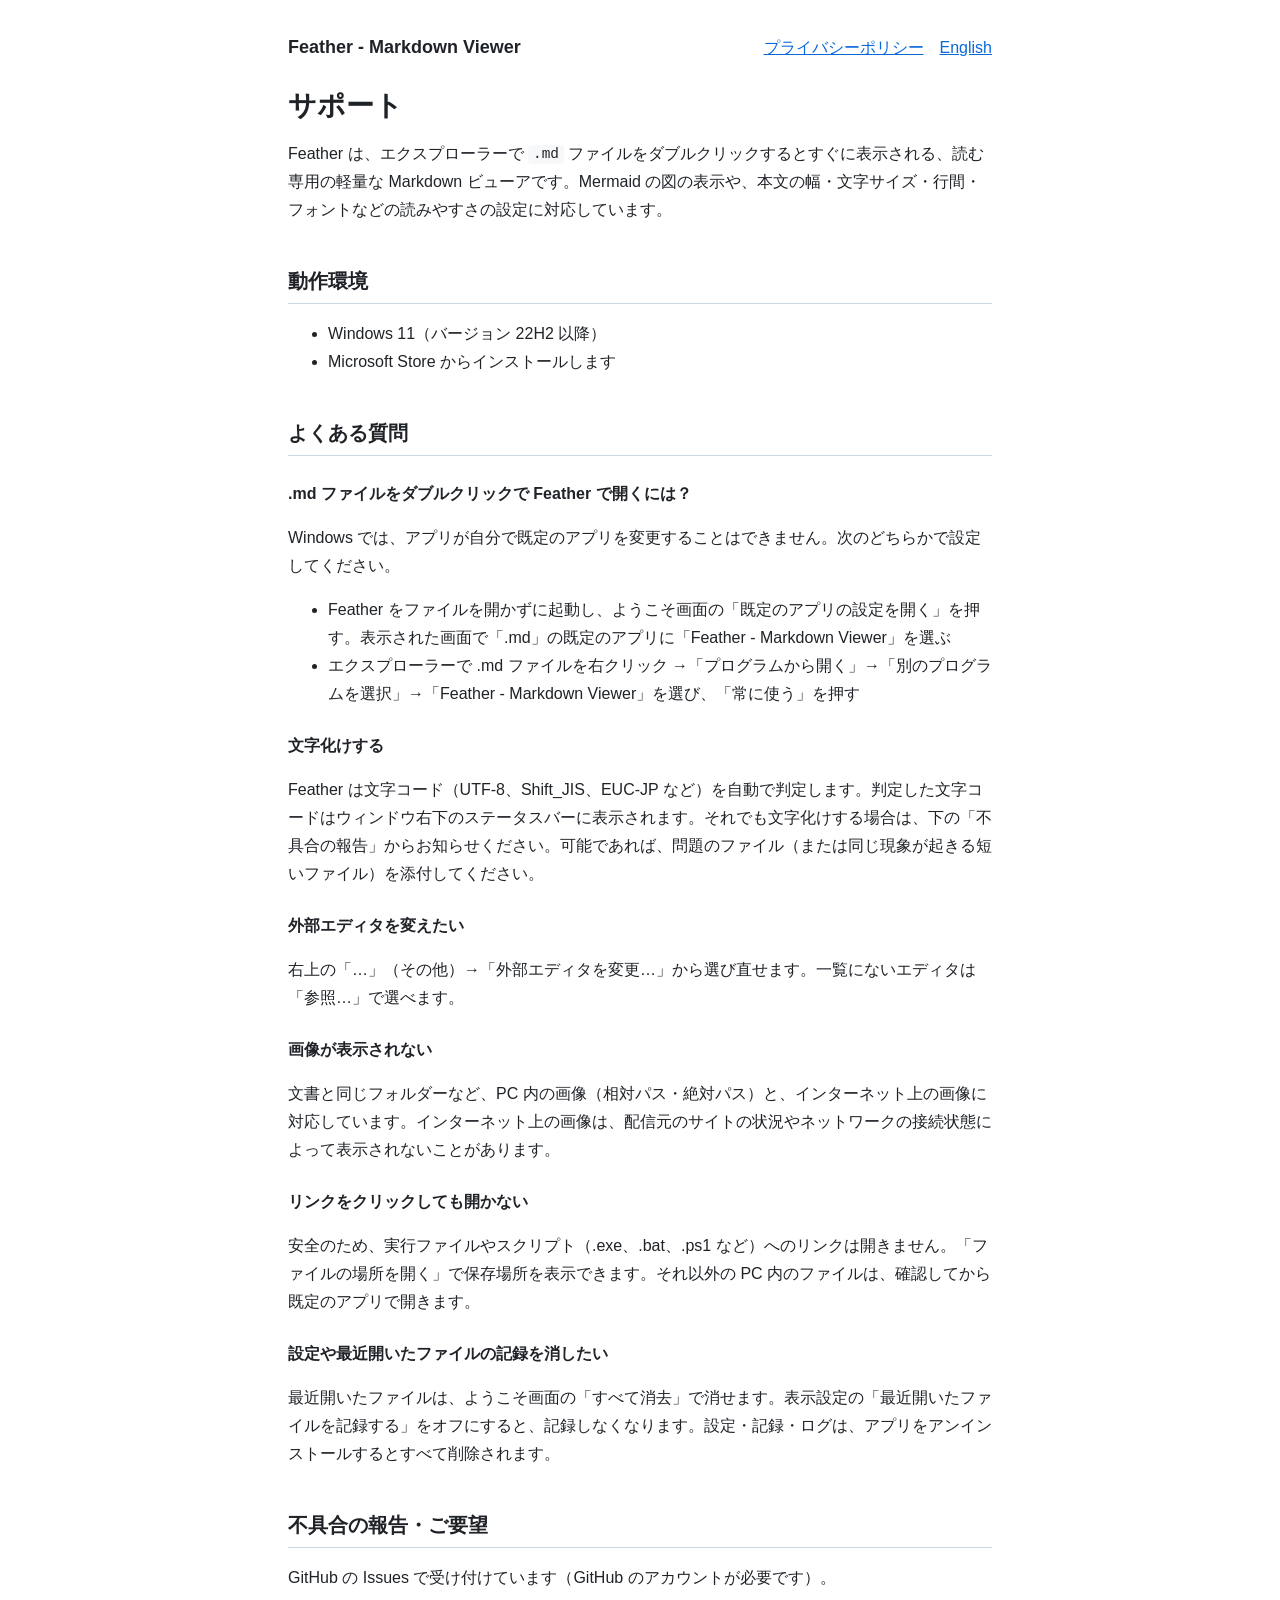
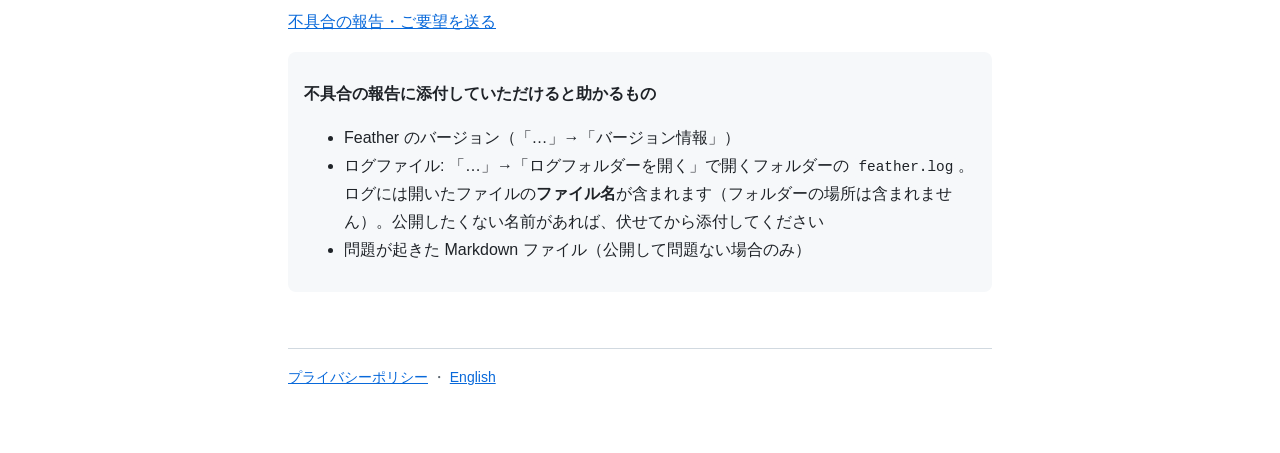
<file: docs/index.html>
<!doctype html>
<html lang="ja">
<head>
<meta charset="utf-8">
<meta name="viewport" content="width=device-width, initial-scale=1">
<title>Feather - Markdown Viewer サポート</title>
<link rel="stylesheet" href="style.css">
</head>
<body>
<header>
  <a class="brand" href="./">Feather - Markdown Viewer</a>
  <nav><a href="privacy.html">プライバシーポリシー</a><a href="en/" lang="en">English</a></nav>
</header>

<h1>サポート</h1>
<p>Feather は、エクスプローラーで <code>.md</code> ファイルをダブルクリックするとすぐに表示される、読む専用の軽量な Markdown ビューアです。Mermaid の図の表示や、本文の幅・文字サイズ・行間・フォントなどの読みやすさの設定に対応しています。</p>

<h2>動作環境</h2>
<ul>
  <li>Windows 11（バージョン 22H2 以降）</li>
  <li>Microsoft Store からインストールします</li>
</ul>

<h2>よくある質問</h2>

<h3>.md ファイルをダブルクリックで Feather で開くには？</h3>
<p>Windows では、アプリが自分で既定のアプリを変更することはできません。次のどちらかで設定してください。</p>
<ul>
  <li>Feather をファイルを開かずに起動し、ようこそ画面の「既定のアプリの設定を開く」を押す。表示された画面で「.md」の既定のアプリに「Feather - Markdown Viewer」を選ぶ</li>
  <li>エクスプローラーで .md ファイルを右クリック →「プログラムから開く」→「別のプログラムを選択」→「Feather - Markdown Viewer」を選び、「常に使う」を押す</li>
</ul>

<h3>文字化けする</h3>
<p>Feather は文字コード（UTF-8、Shift_JIS、EUC-JP など）を自動で判定します。判定した文字コードはウィンドウ右下のステータスバーに表示されます。それでも文字化けする場合は、下の「不具合の報告」からお知らせください。可能であれば、問題のファイル（または同じ現象が起きる短いファイル）を添付してください。</p>

<h3>外部エディタを変えたい</h3>
<p>右上の「…」（その他）→「外部エディタを変更…」から選び直せます。一覧にないエディタは「参照…」で選べます。</p>

<h3>画像が表示されない</h3>
<p>文書と同じフォルダーなど、PC 内の画像（相対パス・絶対パス）と、インターネット上の画像に対応しています。インターネット上の画像は、配信元のサイトの状況やネットワークの接続状態によって表示されないことがあります。</p>

<h3>リンクをクリックしても開かない</h3>
<p>安全のため、実行ファイルやスクリプト（.exe、.bat、.ps1 など）へのリンクは開きません。「ファイルの場所を開く」で保存場所を表示できます。それ以外の PC 内のファイルは、確認してから既定のアプリで開きます。</p>

<h3>設定や最近開いたファイルの記録を消したい</h3>
<p>最近開いたファイルは、ようこそ画面の「すべて消去」で消せます。表示設定の「最近開いたファイルを記録する」をオフにすると、記録しなくなります。設定・記録・ログは、アプリをアンインストールするとすべて削除されます。</p>

<h2>不具合の報告・ご要望</h2>
<p>GitHub の Issues で受け付けています（GitHub のアカウントが必要です）。</p>
<p><a href="https://github.com/fakeoutdev/feather-markdown-viewer/issues/new/choose">不具合の報告・ご要望を送る</a></p>
<div class="box">
  <p><strong>不具合の報告に添付していただけると助かるもの</strong></p>
  <ul>
    <li>Feather のバージョン（「…」→「バージョン情報」）</li>
    <li>ログファイル: 「…」→「ログフォルダーを開く」で開くフォルダーの <code>feather.log</code>。ログには開いたファイルの<strong>ファイル名</strong>が含まれます（フォルダーの場所は含まれません）。公開したくない名前があれば、伏せてから添付してください</li>
    <li>問題が起きた Markdown ファイル（公開して問題ない場合のみ）</li>
  </ul>
</div>

<footer>
  <a href="privacy.html">プライバシーポリシー</a> ・ <a href="en/" lang="en">English</a>
</footer>
</body>
</html>
</file>
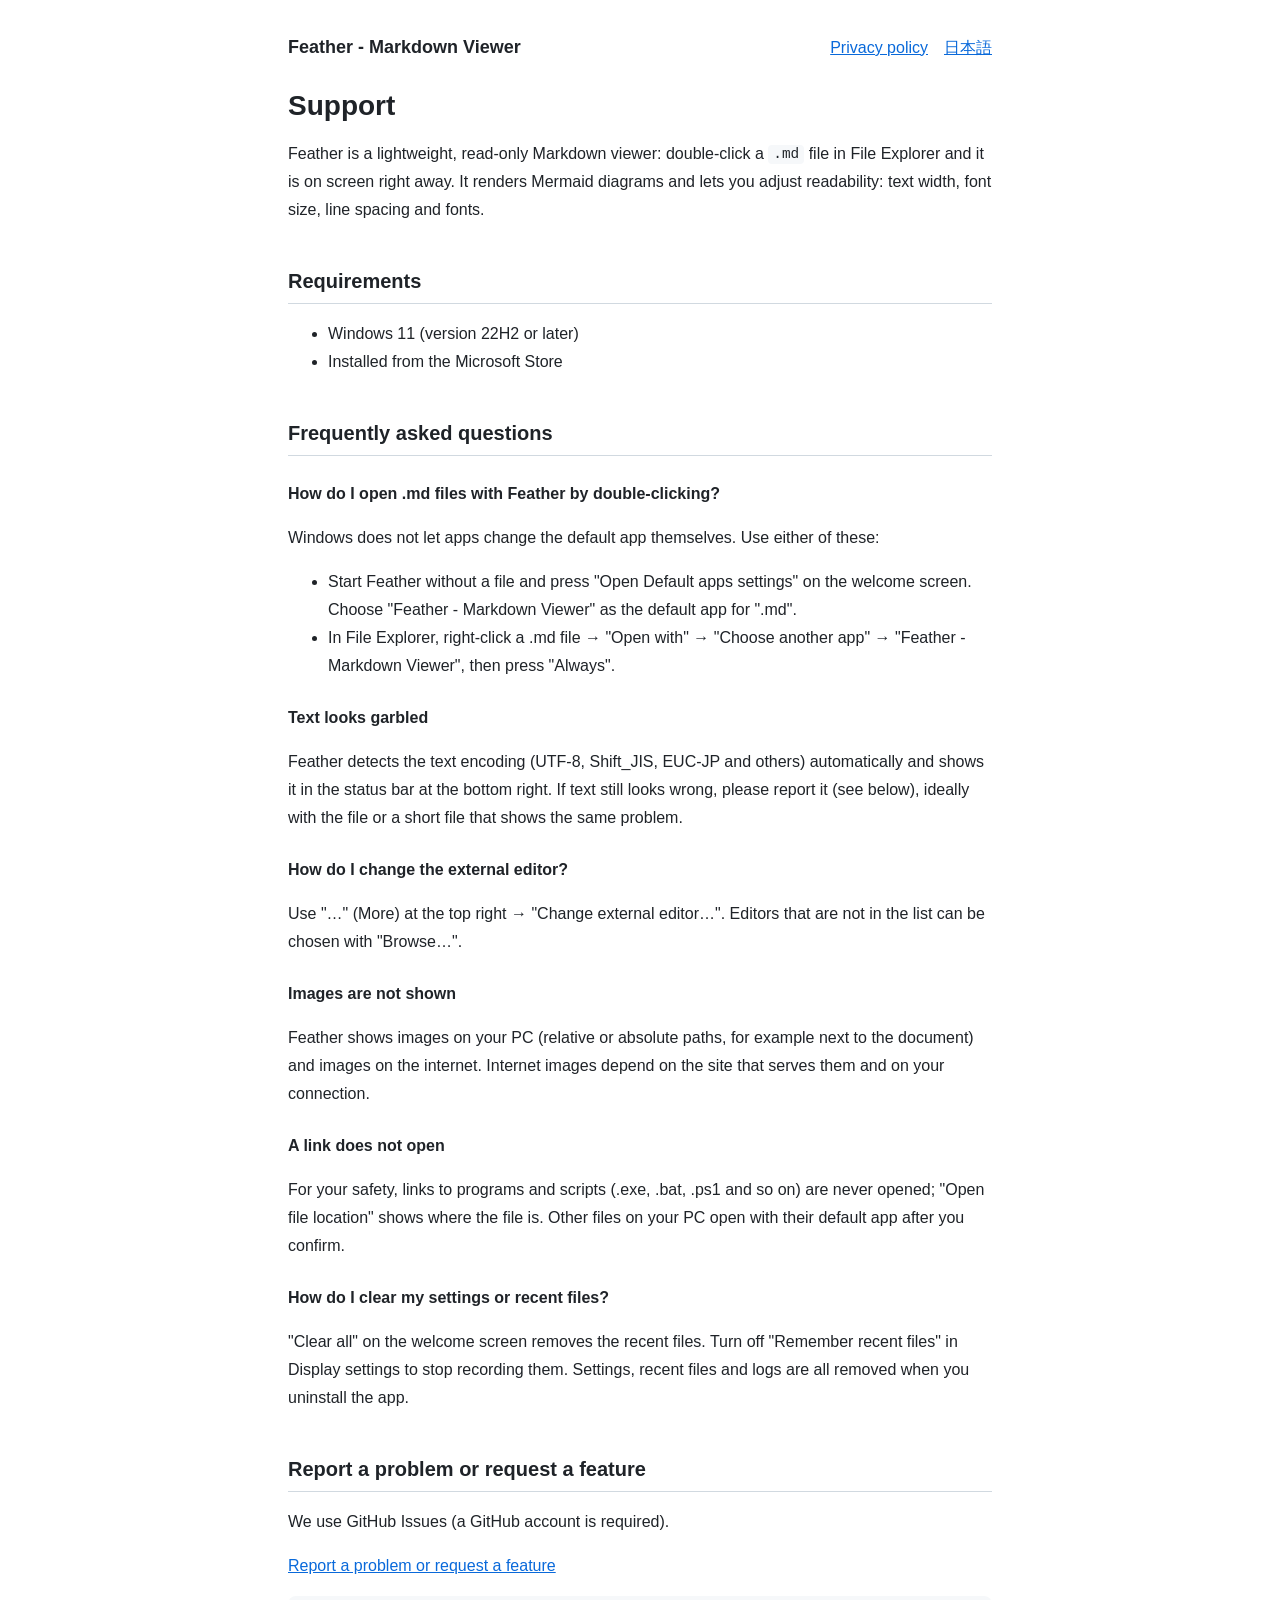
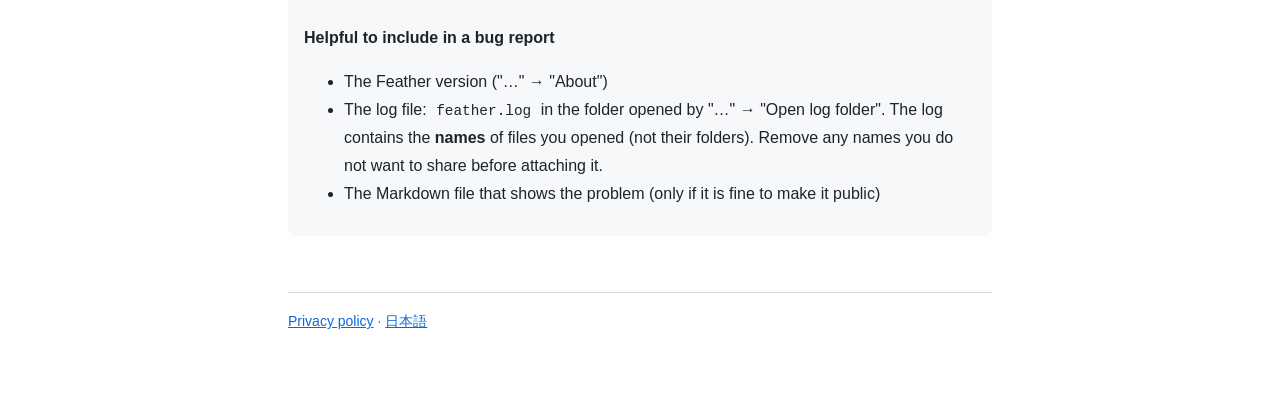
<file: docs/en/index.html>
<!doctype html>
<html lang="en">
<head>
<meta charset="utf-8">
<meta name="viewport" content="width=device-width, initial-scale=1">
<title>Feather - Markdown Viewer Support</title>
<link rel="stylesheet" href="../style.css">
</head>
<body>
<header>
  <a class="brand" href="./">Feather - Markdown Viewer</a>
  <nav><a href="privacy.html">Privacy policy</a><a href="../" lang="ja">日本語</a></nav>
</header>

<h1>Support</h1>
<p>Feather is a lightweight, read-only Markdown viewer: double-click a <code>.md</code> file in File Explorer and it is on screen right away. It renders Mermaid diagrams and lets you adjust readability: text width, font size, line spacing and fonts.</p>

<h2>Requirements</h2>
<ul>
  <li>Windows 11 (version 22H2 or later)</li>
  <li>Installed from the Microsoft Store</li>
</ul>

<h2>Frequently asked questions</h2>

<h3>How do I open .md files with Feather by double-clicking?</h3>
<p>Windows does not let apps change the default app themselves. Use either of these:</p>
<ul>
  <li>Start Feather without a file and press "Open Default apps settings" on the welcome screen. Choose "Feather - Markdown Viewer" as the default app for ".md".</li>
  <li>In File Explorer, right-click a .md file → "Open with" → "Choose another app" → "Feather - Markdown Viewer", then press "Always".</li>
</ul>

<h3>Text looks garbled</h3>
<p>Feather detects the text encoding (UTF-8, Shift_JIS, EUC-JP and others) automatically and shows it in the status bar at the bottom right. If text still looks wrong, please report it (see below), ideally with the file or a short file that shows the same problem.</p>

<h3>How do I change the external editor?</h3>
<p>Use "…" (More) at the top right → "Change external editor…". Editors that are not in the list can be chosen with "Browse…".</p>

<h3>Images are not shown</h3>
<p>Feather shows images on your PC (relative or absolute paths, for example next to the document) and images on the internet. Internet images depend on the site that serves them and on your connection.</p>

<h3>A link does not open</h3>
<p>For your safety, links to programs and scripts (.exe, .bat, .ps1 and so on) are never opened; "Open file location" shows where the file is. Other files on your PC open with their default app after you confirm.</p>

<h3>How do I clear my settings or recent files?</h3>
<p>"Clear all" on the welcome screen removes the recent files. Turn off "Remember recent files" in Display settings to stop recording them. Settings, recent files and logs are all removed when you uninstall the app.</p>

<h2>Report a problem or request a feature</h2>
<p>We use GitHub Issues (a GitHub account is required).</p>
<p><a href="https://github.com/fakeoutdev/feather-markdown-viewer/issues/new/choose">Report a problem or request a feature</a></p>
<div class="box">
  <p><strong>Helpful to include in a bug report</strong></p>
  <ul>
    <li>The Feather version ("…" → "About")</li>
    <li>The log file: <code>feather.log</code> in the folder opened by "…" → "Open log folder". The log contains the <strong>names</strong> of files you opened (not their folders). Remove any names you do not want to share before attaching it.</li>
    <li>The Markdown file that shows the problem (only if it is fine to make it public)</li>
  </ul>
</div>

<footer>
  <a href="privacy.html">Privacy policy</a> · <a href="../" lang="ja">日本語</a>
</footer>
</body>
</html>
</file>
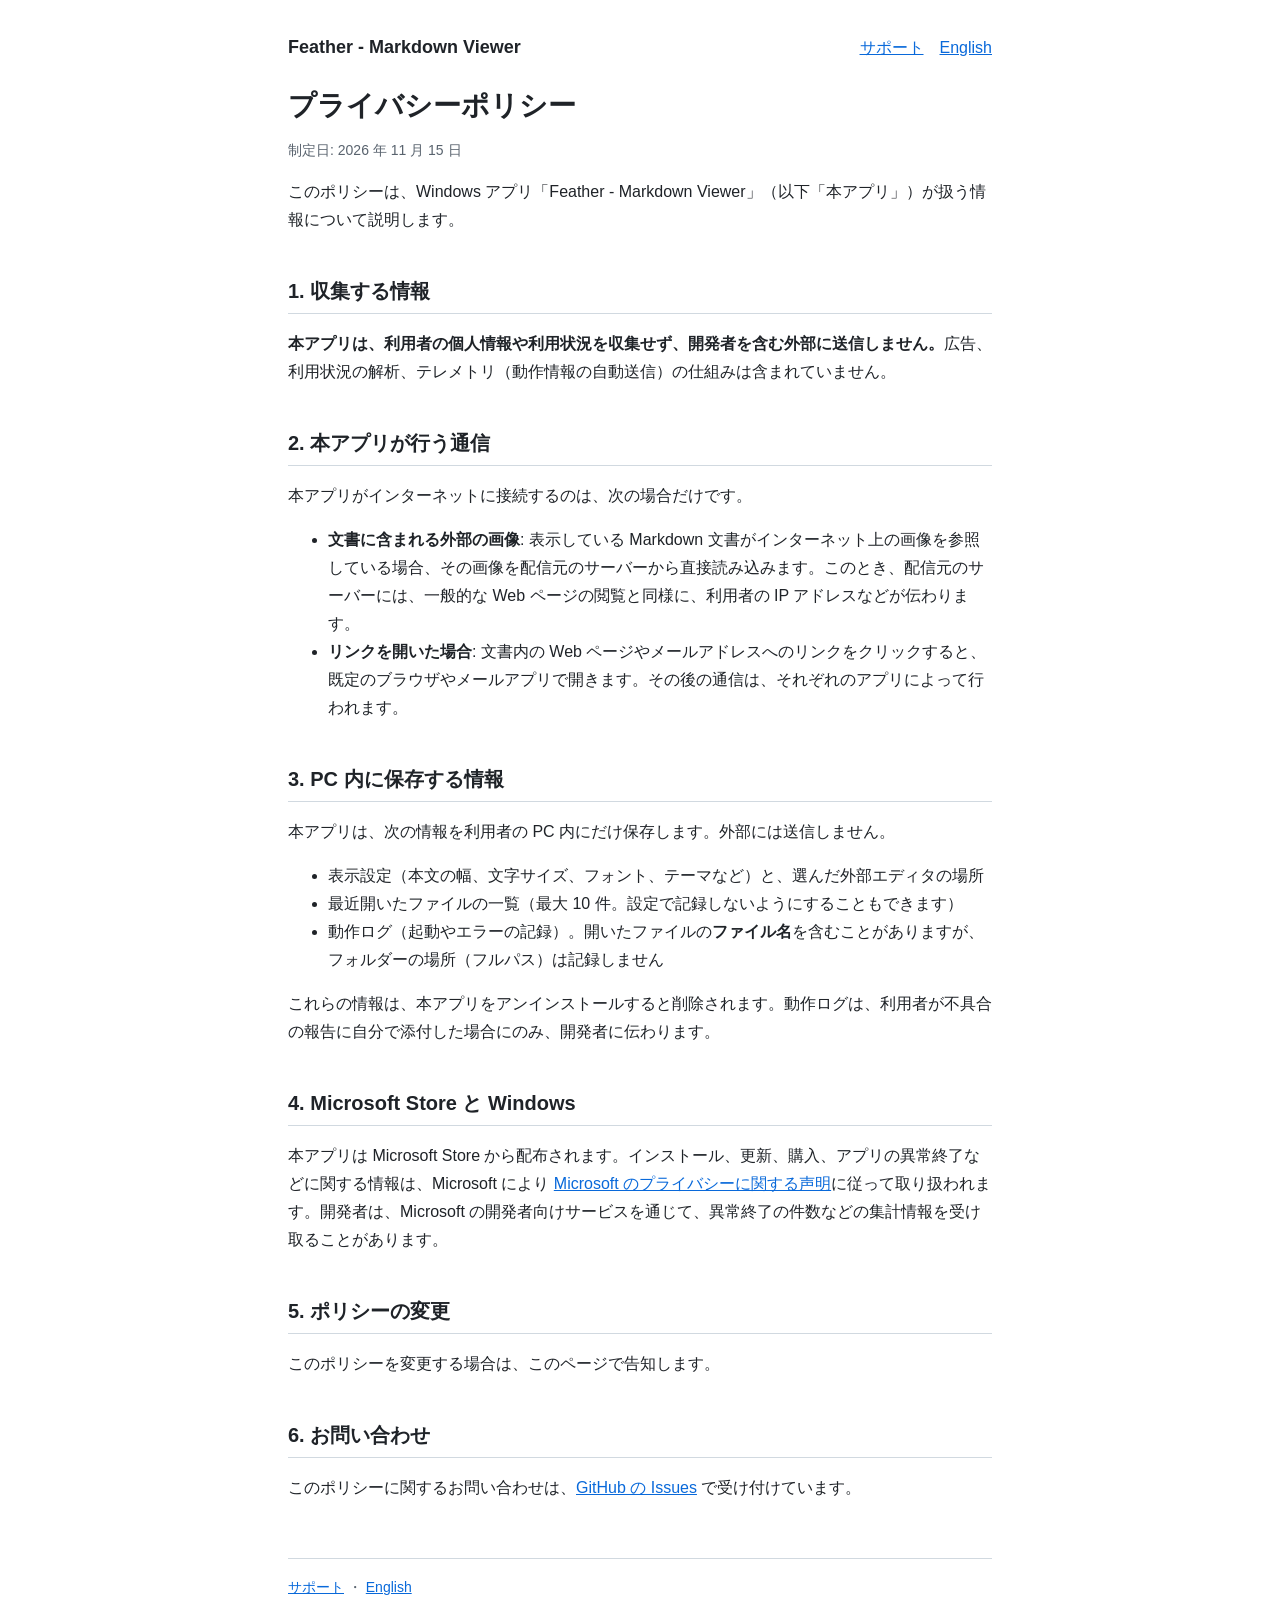
<file: docs/privacy.html>
<!doctype html>
<html lang="ja">
<head>
<meta charset="utf-8">
<meta name="viewport" content="width=device-width, initial-scale=1">
<title>Feather - Markdown Viewer プライバシーポリシー</title>
<link rel="stylesheet" href="style.css">
</head>
<body>
<header>
  <a class="brand" href="./">Feather - Markdown Viewer</a>
  <nav><a href="./">サポート</a><a href="en/privacy.html" lang="en">English</a></nav>
</header>

<h1>プライバシーポリシー</h1>
<p class="muted">制定日: 2026 年 11 月 15 日</p>

<p>このポリシーは、Windows アプリ「Feather - Markdown Viewer」（以下「本アプリ」）が扱う情報について説明します。</p>

<h2>1. 収集する情報</h2>
<p><strong>本アプリは、利用者の個人情報や利用状況を収集せず、開発者を含む外部に送信しません。</strong>広告、利用状況の解析、テレメトリ（動作情報の自動送信）の仕組みは含まれていません。</p>

<h2>2. 本アプリが行う通信</h2>
<p>本アプリがインターネットに接続するのは、次の場合だけです。</p>
<ul>
  <li><strong>文書に含まれる外部の画像</strong>: 表示している Markdown 文書がインターネット上の画像を参照している場合、その画像を配信元のサーバーから直接読み込みます。このとき、配信元のサーバーには、一般的な Web ページの閲覧と同様に、利用者の IP アドレスなどが伝わります。</li>
  <li><strong>リンクを開いた場合</strong>: 文書内の Web ページやメールアドレスへのリンクをクリックすると、既定のブラウザやメールアプリで開きます。その後の通信は、それぞれのアプリによって行われます。</li>
</ul>

<h2>3. PC 内に保存する情報</h2>
<p>本アプリは、次の情報を利用者の PC 内にだけ保存します。外部には送信しません。</p>
<ul>
  <li>表示設定（本文の幅、文字サイズ、フォント、テーマなど）と、選んだ外部エディタの場所</li>
  <li>最近開いたファイルの一覧（最大 10 件。設定で記録しないようにすることもできます）</li>
  <li>動作ログ（起動やエラーの記録）。開いたファイルの<strong>ファイル名</strong>を含むことがありますが、フォルダーの場所（フルパス）は記録しません</li>
</ul>
<p>これらの情報は、本アプリをアンインストールすると削除されます。動作ログは、利用者が不具合の報告に自分で添付した場合にのみ、開発者に伝わります。</p>

<h2>4. Microsoft Store と Windows</h2>
<p>本アプリは Microsoft Store から配布されます。インストール、更新、購入、アプリの異常終了などに関する情報は、Microsoft により <a href="https://privacy.microsoft.com/privacystatement">Microsoft のプライバシーに関する声明</a>に従って取り扱われます。開発者は、Microsoft の開発者向けサービスを通じて、異常終了の件数などの集計情報を受け取ることがあります。</p>

<h2>5. ポリシーの変更</h2>
<p>このポリシーを変更する場合は、このページで告知します。</p>

<h2>6. お問い合わせ</h2>
<p>このポリシーに関するお問い合わせは、<a href="https://github.com/fakeoutdev/feather-markdown-viewer/issues">GitHub の Issues</a> で受け付けています。</p>

<footer>
  <a href="./">サポート</a> ・ <a href="en/privacy.html" lang="en">English</a>
</footer>
</body>
</html>
</file>
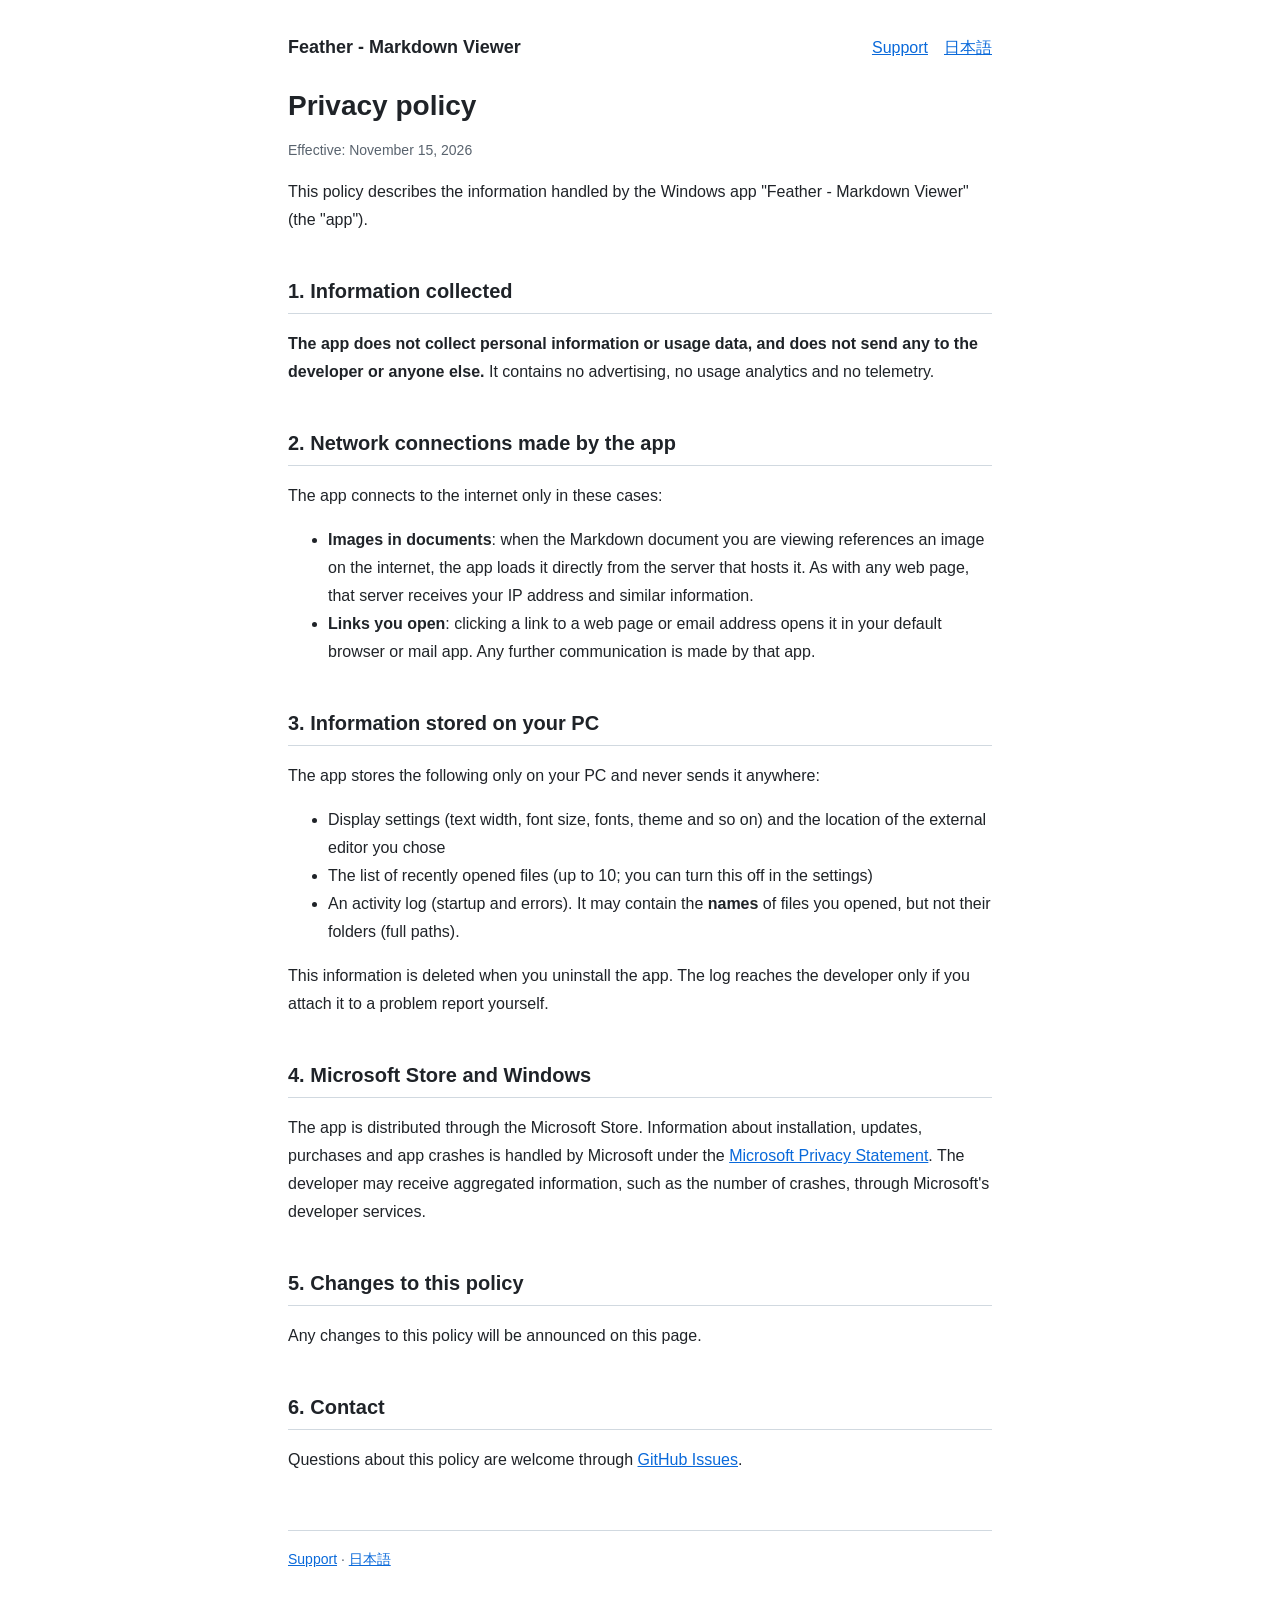
<file: docs/en/privacy.html>
<!doctype html>
<html lang="en">
<head>
<meta charset="utf-8">
<meta name="viewport" content="width=device-width, initial-scale=1">
<title>Feather - Markdown Viewer Privacy Policy</title>
<link rel="stylesheet" href="../style.css">
</head>
<body>
<header>
  <a class="brand" href="./">Feather - Markdown Viewer</a>
  <nav><a href="./">Support</a><a href="../privacy.html" lang="ja">日本語</a></nav>
</header>

<h1>Privacy policy</h1>
<p class="muted">Effective: November 15, 2026</p>

<p>This policy describes the information handled by the Windows app "Feather - Markdown Viewer" (the "app").</p>

<h2>1. Information collected</h2>
<p><strong>The app does not collect personal information or usage data, and does not send any to the developer or anyone else.</strong> It contains no advertising, no usage analytics and no telemetry.</p>

<h2>2. Network connections made by the app</h2>
<p>The app connects to the internet only in these cases:</p>
<ul>
  <li><strong>Images in documents</strong>: when the Markdown document you are viewing references an image on the internet, the app loads it directly from the server that hosts it. As with any web page, that server receives your IP address and similar information.</li>
  <li><strong>Links you open</strong>: clicking a link to a web page or email address opens it in your default browser or mail app. Any further communication is made by that app.</li>
</ul>

<h2>3. Information stored on your PC</h2>
<p>The app stores the following only on your PC and never sends it anywhere:</p>
<ul>
  <li>Display settings (text width, font size, fonts, theme and so on) and the location of the external editor you chose</li>
  <li>The list of recently opened files (up to 10; you can turn this off in the settings)</li>
  <li>An activity log (startup and errors). It may contain the <strong>names</strong> of files you opened, but not their folders (full paths).</li>
</ul>
<p>This information is deleted when you uninstall the app. The log reaches the developer only if you attach it to a problem report yourself.</p>

<h2>4. Microsoft Store and Windows</h2>
<p>The app is distributed through the Microsoft Store. Information about installation, updates, purchases and app crashes is handled by Microsoft under the <a href="https://privacy.microsoft.com/privacystatement">Microsoft Privacy Statement</a>. The developer may receive aggregated information, such as the number of crashes, through Microsoft's developer services.</p>

<h2>5. Changes to this policy</h2>
<p>Any changes to this policy will be announced on this page.</p>

<h2>6. Contact</h2>
<p>Questions about this policy are welcome through <a href="https://github.com/fakeoutdev/feather-markdown-viewer/issues">GitHub Issues</a>.</p>

<footer>
  <a href="./">Support</a> · <a href="../privacy.html" lang="ja">日本語</a>
</footer>
</body>
</html>
</file>
<file: docs/style.css>
:root {
  color-scheme: light dark;
  --fg: #1f2328; --bg: #ffffff; --muted: #59636e; --border: #d1d9e0; --accent: #0969da; --box: #f6f8fa;
}
@media (prefers-color-scheme: dark) {
  :root { --fg: #f0f6fc; --bg: #0d1117; --muted: #9198a1; --border: #3d444d; --accent: #4493f8; --box: #151b23; }
}
html { background: var(--bg); color: var(--fg); }
body {
  max-width: 44em; margin: 0 auto; padding: 32px 20px 64px;
  font: 16px/1.75 "Segoe UI", "Yu Gothic UI", "Hiragino Sans", "Noto Sans JP", sans-serif;
}
header { display: flex; align-items: center; justify-content: space-between; gap: 16px; margin-bottom: 24px; }
header .brand { font-weight: 600; font-size: 18px; color: var(--fg); text-decoration: none; }
header nav a { margin-left: 16px; }
h1 { font-size: 28px; line-height: 1.3; margin: 0 0 8px; }
h2 { font-size: 20px; margin: 40px 0 8px; padding-bottom: 4px; border-bottom: 1px solid var(--border); }
h3 { font-size: 16px; margin: 24px 0 4px; }
a { color: var(--accent); }
.muted { color: var(--muted); font-size: 14px; }
.box { padding: 12px 16px; border-radius: 8px; background: var(--box); }
code, kbd { font-family: "Cascadia Mono", Consolas, monospace; font-size: 90%; padding: .1em .35em; border-radius: 4px; background: var(--box); }
footer { margin-top: 56px; padding-top: 16px; border-top: 1px solid var(--border); color: var(--muted); font-size: 14px; }
</file>
